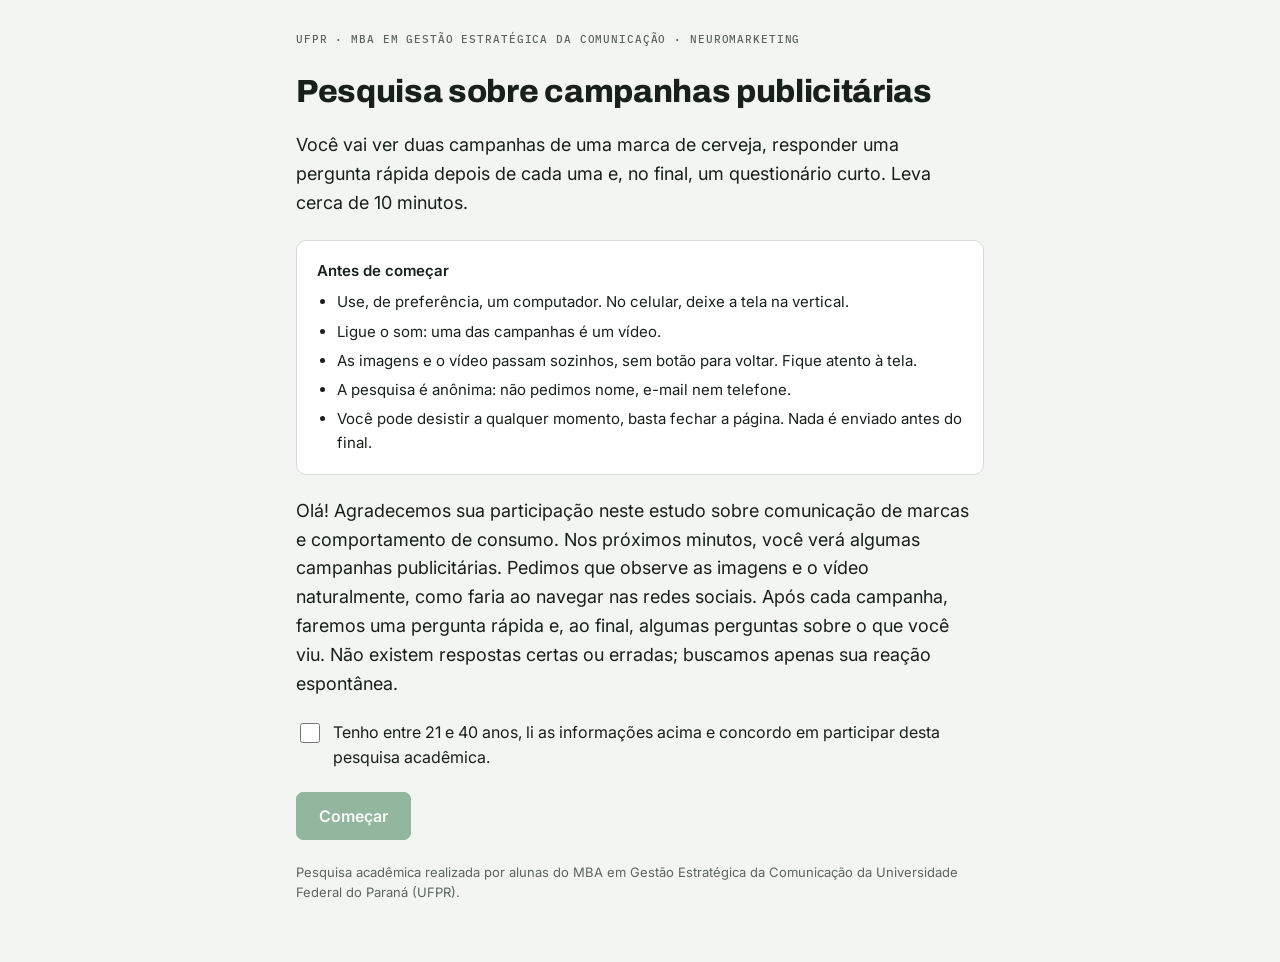
<file: index.html>
<!doctype html>
<html lang="pt-BR">
<head>
<meta charset="utf-8">
<meta name="viewport" content="width=device-width,initial-scale=1,viewport-fit=cover">
<title>Pesquisa sobre campanhas · UFPR</title>
<meta name="robots" content="noindex">
<link rel="preconnect" href="https://fonts.googleapis.com">
<link rel="stylesheet" href="https://fonts.googleapis.com/css2?family=Archivo:wght@500;700;800&family=Inter:wght@400;500;600&family=IBM+Plex+Mono:wght@400;500&display=swap">
<link rel="stylesheet" href="style.css">
</head>
<body>
<main class="sheet" id="welcome">
  <div class="eyebrow">UFPR · MBA em Gestão Estratégica da Comunicação · Neuromarketing</div>
  <h1>Pesquisa sobre campanhas publicitárias</h1>
  <p class="script">Você vai ver duas campanhas de uma marca de cerveja, responder uma pergunta rápida depois de cada uma e, no final, um questionário curto. Leva cerca de 10 minutos.</p>
  <div class="panel" style="gap:10px">
    <h3>Antes de começar</h3>
    <ul style="margin:0;padding-left:20px;display:grid;gap:6px">
      <li>Use, de preferência, um computador. No celular, deixe a tela na vertical.</li>
      <li>Ligue o som: uma das campanhas é um vídeo.</li>
      <li>As imagens e o vídeo passam sozinhos, sem botão para voltar. Fique atento à tela.</li>
      <li>A pesquisa é anônima: não pedimos nome, e-mail nem telefone.</li>
      <li>Você pode desistir a qualquer momento, basta fechar a página. Nada é enviado antes do final.</li>
    </ul>
  </div>
  <p class="script" id="instr"></p>
  <label class="row" for="consent" style="gap:10px;font-size:16px;align-items:flex-start;flex-wrap:nowrap"><input type="checkbox" id="consent" style="width:20px;height:20px;margin-top:3px;flex:none"> <span>Tenho entre 21 e 40 anos, li as informações acima e concordo em participar desta pesquisa acadêmica.</span></label>
  <div id="cfgWarn" class="notice" hidden>Este link ainda não está pronto para receber respostas.</div>
  <div class="row"><button class="primary big" id="startBtn" disabled>Começar</button></div>
  <p class="muted" style="font-size:13px;margin:0">Pesquisa acadêmica realizada por alunas do MBA em Gestão Estratégica da Comunicação da Universidade Federal do Paraná (UFPR).</p>
</main>

<div id="stage" hidden></div>

<script src="config.js"></script>
<script>
var $ = function(s){return document.querySelector(s)};
var esc = function(s){return String(s==null?'':s).replace(/[&<>"']/g,function(c){return {'&':'&amp;','<':'&lt;','>':'&gt;','"':'&quot;',"'":'&#39;'}[c]})};
var params = new URLSearchParams(location.search);
var IS_TEST = params.get('teste') === '1';
var stage = $('#stage');
var run = null;

$('#instr').textContent = INSTRUCTION_SCRIPT;
if (!SCRIPT_URL) $('#cfgWarn').hidden = false;
$('#consent').addEventListener('change', function(e){ $('#startBtn').disabled = !e.target.checked || !SCRIPT_URL; });

function uid(){ try{ return crypto.randomUUID(); }catch(_){ return 'r'+Date.now().toString(36)+Math.random().toString(36).slice(2,10); } }
function mark(step){ run.timeline.push({etapa:step, inicio:new Date().toISOString(), t_ms:Math.round(performance.now()-run.t0)}); }
function wait(ms){ return new Promise(function(r){ run.timer=setTimeout(r,ms); }); }
function show(html, paper){ stage.className = paper ? 'paper' : ''; stage.innerHTML = html; stage.scrollTop = 0; window.scrollTo(0,0); }
function fullscreen(){ try{ var p=document.documentElement.requestFullscreen&&document.documentElement.requestFullscreen(); if(p&&p.catch)p.catch(function(){}); }catch(_){} }
function exitFullscreen(){ try{ if(document.fullscreenElement){ var p=document.exitFullscreen(); if(p&&p.catch)p.catch(function(){}); } }catch(_){} }
function preloadImg(url){ return new Promise(function(res,rej){ var i=new Image(); i.onload=function(){res(i)}; i.onerror=rej; i.src=url; }); }
function preloadVid(url){ return new Promise(function(res,rej){
  var v=document.createElement('video'); v.preload='auto'; v.playsInline=true; v.setAttribute('playsinline',''); v.src=url;
  var t=setTimeout(ok,20000);
  function clean(){ clearTimeout(t); v.removeEventListener('canplaythrough',ok); v.removeEventListener('error',bad); }
  function ok(){ clean(); res(v); } function bad(){ clean(); rej(); }
  v.addEventListener('canplaythrough',ok); v.addEventListener('error',bad); v.load();
}); }

async function pickOrder(){
  try{
    var c = await jsonp({acao:'ordem'});
    if (c && typeof c.AB==='number'){ if(c.AB<c.BA) return 'AB'; if(c.BA<c.AB) return 'BA'; }
  }catch(_){}
  return Math.random()<0.5 ? 'AB' : 'BA';
}

$('#startBtn').addEventListener('click', async function(){
  fullscreen();
  try{ navigator.wakeLock && navigator.wakeLock.request('screen').catch(function(){}); }catch(_){}
  run = {id:uid(), timeline:[], t0:performance.now(), open:{}, media:{}};
  $('#welcome').hidden = true; stage.hidden = false; document.body.style.overflow='hidden';
  show('<div class="sheet"><p class="muted">Carregando as campanhas…</p></div>', true);
  try{
    var orderP = pickOrder();
    for (var k of ['A','B']) run.media[k] = await Promise.all(MEDIA[k].map(function(m){ return m.kind==='video' ? preloadVid(m.url) : preloadImg(m.url); }));
    await Promise.all(COMPARE.A.concat(COMPARE.B).map(preloadImg));
    run.order = await orderP;
  }catch(_){
    show('<div class="sheet"><h2>Não foi possível carregar as campanhas</h2><p class="muted">Verifique sua conexão e recarregue a página.</p><div class="row"><button class="primary" onclick="location.reload()">Recarregar</button></div></div>', true);
    return;
  }
  mark('inicio');
  runSequence();
});

async function cross(name){ show('<div class="cross" aria-hidden="true">+</div>'); mark(name); await wait(CROSS_MS); }

async function playVideo(el){
  el.className='stimvid'; el.controls=false; el.muted=false; el.currentTime=0;
  stage.className=''; stage.replaceChildren(el);
  var ended = new Promise(function(r){ el.onended=r; });
  var played = false;
  try{ await el.play(); played = true; }catch(_){}
  if (!played){
    // Alguns celulares exigem um toque para tocar com som
    await new Promise(function(r){
      var b=document.createElement('button'); b.className='tap'; b.textContent='Toque para assistir ao vídeo (com som)';
      b.onclick=async function(){ b.remove(); try{ await el.play(); }catch(_){ el.muted=true; try{ await el.play(); }catch(__){} } r(); };
      stage.appendChild(b);
    });
  }
  return {ended: ended};
}
async function playStimulus(k){
  var items = MEDIA[k];
  for (var i=0;i<items.length;i++){
    var m=items[i], el=run.media[k][i];
    if (m.kind==='video'){
      var endedP = (await playVideo(el)).ended;
      mark('estimulo_'+k+'_'+(i+1)+'_video'+(el.muted?'_sem_som':''));
      var dur = isFinite(el.duration) ? el.duration : 60;
      await Promise.race([endedP, wait((dur+5)*1000)]); clearTimeout(run.timer);
      el.pause();
    } else {
      el.className='stimimg'; el.alt='';
      stage.className=''; stage.replaceChildren(el);
      mark('estimulo_'+k+'_'+(i+1)+'_imagem');
      await wait(IMG_MS);
    }
  }
  mark('fim_estimulo_'+k);
}
function askOpen(k,pos){
  return new Promise(function(res){
    mark('pergunta_'+k);
    show('<form class="sheet" id="openForm" novalidate>'+
      '<div class="eyebrow">Campanha '+pos+' de 2</div>'+
      '<label class="field" for="openAns" style="font:700 24px/1.3 var(--f-display);gap:14px">'+esc(STIM_QUESTION)+
      '<textarea id="openAns" style="font-size:17px;min-height:160px"></textarea></label>'+
      '<div id="openErr" class="qhint" hidden>Escreva sua resposta para continuar.</div>'+
      '<div class="row"><button class="primary big" type="submit">Continuar</button></div></form>', true);
    $('#openForm').addEventListener('submit', function(e){
      e.preventDefault(); var v=$('#openAns').value.trim();
      if(!v){ $('#openErr').hidden=false; return; }
      run.open[k]=v; fullscreen(); res();
    });
  });
}
function explainCampaigns(){
  return new Promise(function(res){
    exitFullscreen();
    mark('explicacao');
    var ks = run.order.split('');
    show('<div class="sheet">'+
      '<div class="eyebrow">Sobre as campanhas que você viu</div>'+
      '<h2 style="font-size:26px">As campanhas que você viu</h2>'+
      ks.map(function(k){ return '<div class="qcard"><div class="row" style="gap:10px"><span class="tag '+k.toLowerCase()+'">'+k+'</span><h3 style="font-size:18px">'+esc(CAMPAIGN_INFO[k].title)+'</h3></div><p style="margin:0;font-size:17px;line-height:1.6">'+esc(CAMPAIGN_INFO[k].text)+'</p></div>'; }).join('')+
      '<p class="script">A seguir, as duas campanhas aparecem lado a lado por alguns segundos e, depois, vêm as perguntas finais.</p>'+
      '<div class="row"><button class="primary big" id="goC">Ver as campanhas lado a lado</button></div></div>', true);
    $('#goC').onclick=function(){ fullscreen(); res(); };
  });
}
async function compareScreen(){
  var ks = run.order.split('');
  show('<div class="compare">'+ks.map(function(k){ var it=COMPARE[k]; return '<div class="cside"><div class="clabel"><span class="cdot">'+k+'</span>'+esc(LABEL[k])+'</div><div class="cgrid n'+Math.min(it.length,4)+'">'+it.map(function(u){return '<img alt="" src="'+esc(u)+'">'}).join('')+'</div></div>'; }).join('')+'</div>');
  mark('comparativa_'+ks[0]+'_esq_'+ks[1]+'_dir');
  await wait(COMPARE_MS);
  exitFullscreen();
}
async function runSequence(){
  var f=run.order[0], s=run.order[1];
  await cross('cruz_1');
  await playStimulus(f);
  await askOpen(f,1);
  await cross('cruz_2');
  await playStimulus(s);
  await askOpen(s,2);
  await explainCampaigns();
  await compareScreen();
  mark('questionario');
  stepQuestionnaire();
}

function qHtml(q){
  var n='<div class="qn">PERGUNTA '+q.n+' DE '+QS.length+'</div>';
  if(q.type==='likert') return '<div class="qcard" data-q="'+q.id+'">'+n+'<fieldset><legend>'+esc(q.label)+'</legend><div class="likert">'+[1,2,3,4,5].map(function(v){return '<label class="opt"><input type="radio" name="'+q.id+'" value="'+v+'">'+v+'</label>'}).join('')+'</div><div class="anchors"><span>1 · '+LIK[0]+'</span><span>5 · '+LIK[1]+'</span></div></fieldset></div>';
  if(q.type==='choice') return '<div class="qcard" data-q="'+q.id+'">'+n+'<fieldset><legend>'+esc(q.label)+'</legend><div class="choices">'+q.options.map(function(o){return '<label class="opt"><input type="radio" name="'+q.id+'" value="'+esc(o)+'">'+esc(o)+'</label>'}).join('')+'</div></fieldset></div>';
  if(q.type==='number') return '<div class="qcard" data-q="'+q.id+'">'+n+'<label class="field qlabel" for="q_'+q.id+'">'+esc(q.label)+'<input type="number" inputmode="numeric" min="10" max="99" id="q_'+q.id+'" name="'+q.id+'" style="max-width:140px"></label></div>';
  return '<div class="qcard" data-q="'+q.id+'">'+n+'<label class="field qlabel" for="q_'+q.id+'">'+esc(q.label)+'<textarea id="q_'+q.id+'" name="'+q.id+'"></textarea></label></div>';
}
function stepQuestionnaire(){
  var body = QUESTIONS.map(function(q){ return q.section ? '<div class="section-h">'+esc(q.section)+(q.note?'<div style="font:400 13px var(--f-body);text-transform:none;letter-spacing:0;margin-top:6px">'+esc(q.note)+'</div>':'')+'</div>' : qHtml(q); }).join('');
  show('<form class="sheet" id="qform" novalidate><div class="eyebrow">Questionário</div><h2 style="font-size:24px">Algumas perguntas sobre o que você viu</h2>'+body+
    '<div id="qerr" class="notice" hidden></div><div class="row"><button class="primary big" type="submit" id="qsend">Enviar respostas</button></div></form>', true);
  // destaque visual para navegadores sem :has()
  $('#qform').addEventListener('change', function(e){ if(e.target.type==='radio'){ document.querySelectorAll('input[name="'+e.target.name+'"]').forEach(function(i){ i.parentElement.classList.toggle('on', i.checked); }); } });
  $('#qform').addEventListener('submit', function(e){
    e.preventDefault();
    var fd=new FormData(e.target), ans={}, miss=[];
    QS.forEach(function(q){
      var v=fd.get(q.id); v = typeof v==='string' ? v.trim() : null;
      if((q.type==='likert'||q.type==='number')&&v) v=Number(v);
      if(v===''||v==null||(typeof v==='number'&&isNaN(v))){ if(!q.optional) miss.push(q.id); v=null; }
      ans[q.id]=v;
    });
    document.querySelectorAll('.qcard').forEach(function(c){ c.classList.toggle('missing', miss.indexOf(c.dataset.q)>=0); });
    if(miss.length){ var er=$('#qerr'); er.hidden=false; er.textContent='Responda as perguntas destacadas para continuar.'; document.querySelector('.qcard[data-q="'+miss[0]+'"]').scrollIntoView({block:'center'}); return; }
    var reasons=[];
    if(ans.q1_idade<21||ans.q1_idade>40) reasons.push('idade fora de 21 a 40');
    QS.forEach(function(q){ if(q.exclude && ans[q.id]===q.exclude) reasons.push('não consome cerveja'); });
    mark('fim');
    run.doc = {id:run.id, teste:IS_TEST, order:run.order, questionnaire:QUESTIONNAIRE_VERSION, createdAt:new Date().toISOString(),
      excluded:reasons.length>0, exclusionReasons:reasons, timeline:run.timeline, stimulusOpen:{A:run.open.A||null,B:run.open.B||null}, answers:ans,
      device:(/Mobi|Android|iPhone/i.test(navigator.userAgent)?'celular':'computador')+' '+innerWidth+'x'+innerHeight};
    send();
  });
}
async function send(){
  var btn=$('#qsend'), er=$('#qerr');
  btn.disabled=true; btn.textContent='Enviando…'; er.hidden=true;
  var ok=false;
  for (var attempt=0; attempt<2 && !ok; attempt++){
    try{
      await fetch(SCRIPT_URL, {method:'POST', mode:'no-cors', headers:{'Content-Type':'text/plain;charset=utf-8'}, body:JSON.stringify(run.doc)});
    }catch(_){}
    for (var i=0;i<4 && !ok;i++){
      await new Promise(function(r){ setTimeout(r, 1200+i*800); });
      try{ var c = await jsonp({acao:'confirmar', id:run.id}); ok = !!(c&&c.ok); }catch(_){}
    }
  }
  if(!ok){ btn.disabled=false; btn.textContent='Tentar enviar de novo'; er.hidden=false; er.textContent='Suas respostas ainda não foram enviadas. Verifique sua conexão e toque em "Tentar enviar de novo". Não feche esta página.'; return; }
  run.sent = true;
  try{ localStorage.setItem('heineken-pesquisa-respondida', new Date().toISOString()); }catch(_){}
  show('<div class="sheet" style="text-align:center;justify-items:center;padding-top:15vh"><h2 style="font-size:28px">Obrigado pela participação!</h2><p class="muted" style="max-width:46ch">Suas respostas foram enviadas de forma anônima. Você já pode fechar esta página.</p></div>', true);
}
window.addEventListener('beforeunload', function(e){ if(run && !run.sent && run.timeline.length){ e.preventDefault(); e.returnValue=''; } });
</script>
</body>
</html>
</file>
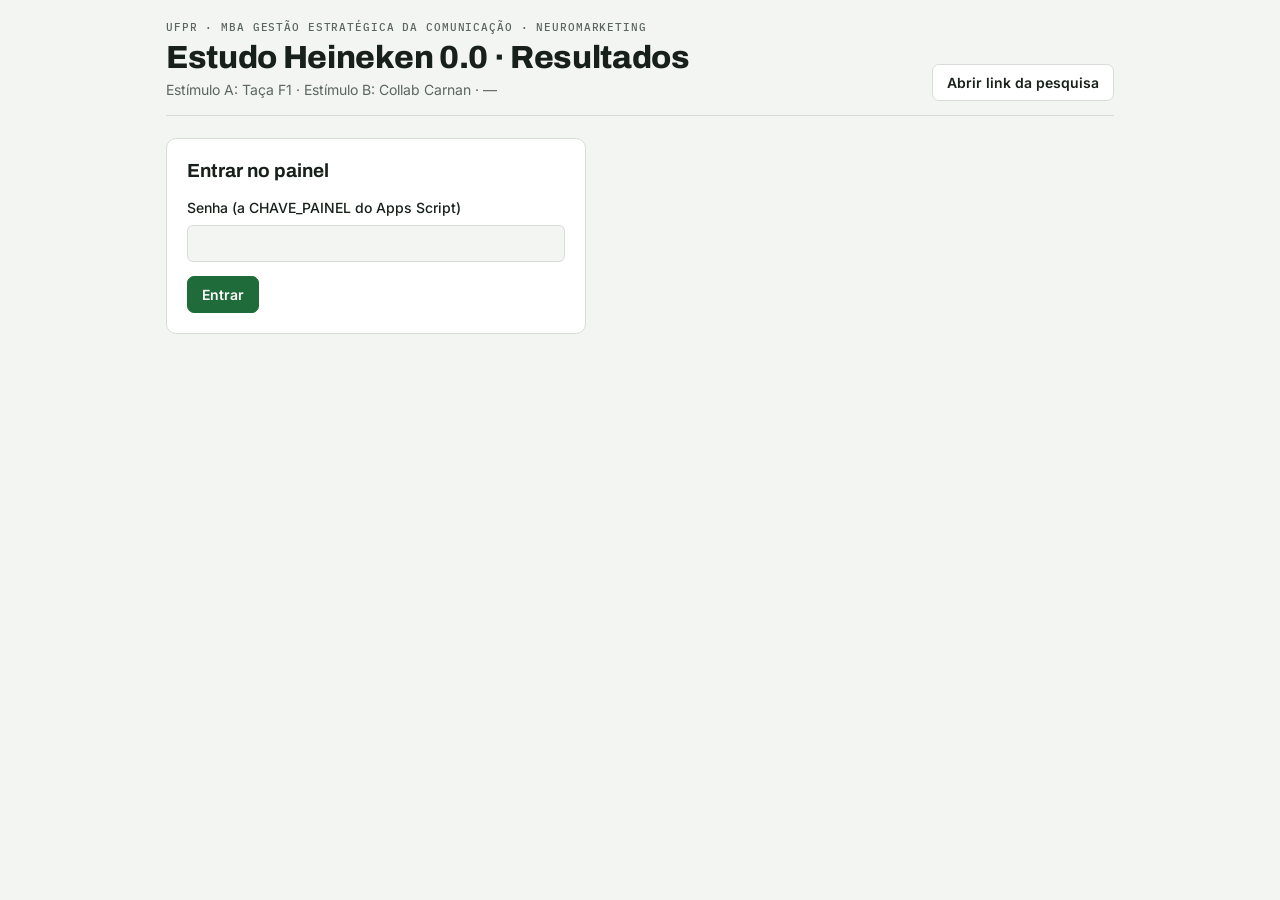
<file: painel.html>
<!doctype html>
<html lang="pt-BR">
<head>
<meta charset="utf-8">
<meta name="viewport" content="width=device-width,initial-scale=1,viewport-fit=cover">
<title>Painel · Estudo Heineken 0.0</title>
<meta name="robots" content="noindex">
<link rel="preconnect" href="https://fonts.googleapis.com">
<link rel="stylesheet" href="https://fonts.googleapis.com/css2?family=Archivo:wght@500;700;800&family=Inter:wght@400;500;600&family=IBM+Plex+Mono:wght@400;500&display=swap">
<link rel="stylesheet" href="style.css">
</head>
<body>
<div class="wrap">
  <header class="top">
    <div>
      <div class="eyebrow">UFPR · MBA Gestão Estratégica da Comunicação · Neuromarketing</div>
      <h1>Estudo Heineken 0.0 · Resultados</h1>
      <div class="muted" style="font-size:14px;margin-top:4px">Estímulo A: Taça F1 · Estímulo B: Collab Carnan · <span id="updated">—</span></div>
    </div>
    <div class="row"><a class="btn" href="./" target="_blank" rel="noopener">Abrir link da pesquisa</a></div>
  </header>

  <form class="panel" id="login" style="margin-top:22px;max-width:420px" hidden>
    <h2>Entrar no painel</h2>
    <label class="field" for="pw">Senha (a CHAVE_PAINEL do Apps Script)<input type="password" id="pw" autocomplete="current-password"></label>
    <div id="loginErr" class="qhint" hidden></div>
    <div class="row"><button class="primary" type="submit">Entrar</button></div>
  </form>

  <div class="view" id="dash" hidden>
    <div class="panel">
      <div class="row" style="justify-content:space-between">
        <h2>Resumo</h2>
        <div class="row">
          <label class="row" for="incPilot" style="gap:6px;font-size:14px"><input type="checkbox" id="incPilot"> Incluir testes</label>
          <label class="row" for="incExcl" style="gap:6px;font-size:14px"><input type="checkbox" id="incExcl"> Incluir excluídos</label>
          <button id="reload" type="button">Atualizar</button>
          <button id="csvBtn" type="button">Baixar CSV</button>
        </div>
      </div>
      <div class="stats" id="stats"></div>
    </div>
    <div class="panel" id="qResults"></div>
    <div class="panel">
      <h2>Participantes</h2>
      <div class="ptable" id="ptable"></div>
      <p class="muted" style="margin:0;font-size:13px">Para apagar uma resposta, exclua a linha dela na planilha do Google Sheets.</p>
    </div>
  </div>
</div>
<script src="config.js"></script>
<script>
var $=function(s){return document.querySelector(s)};
var esc=function(s){return String(s==null?'':s).replace(/[&<>"']/g,function(c){return {'&':'&amp;','<':'&lt;','>':'&gt;','"':'&quot;',"'":'&#39;'}[c]})};
var KEY='heineken-painel-senha', responses=[], pw='';
try{ pw=localStorage.getItem(KEY)||''; }catch(_){}

async function load(first){
  try{
    var d=await jsonp({acao:'respostas', chave:pw});
    if(d.erro==='senha'){ showLogin('Senha incorreta.'); return; }
    responses=(d.respostas||[]).filter(function(r){return r&&r.id});
    try{ localStorage.setItem(KEY,pw); }catch(_){}
    $('#login').hidden=true; $('#dash').hidden=false;
    $('#updated').textContent='atualizado às '+new Date().toLocaleTimeString('pt-BR',{hour:'2-digit',minute:'2-digit'});
    render();
  }catch(e){
    if(first||$('#dash').hidden) showLogin(SCRIPT_URL?'Não foi possível conectar à planilha. Tente de novo.':'Falta configurar a SCRIPT_URL em config.js.');
  }
}
function showLogin(msg){ $('#dash').hidden=true; $('#login').hidden=false; var e=$('#loginErr'); e.hidden=!msg; e.textContent=msg||''; }
$('#login').addEventListener('submit',function(e){ e.preventDefault(); pw=$('#pw').value; load(true); });
$('#reload').addEventListener('click',function(){ load(); });
['#incPilot','#incExcl'].forEach(function(s){ $(s).addEventListener('change',render); });
setInterval(function(){ if(!$('#dash').hidden && document.visibilityState==='visible') load(); }, 60000);
if(pw) load(true); else showLogin('');

var mean=function(a){return a.length?a.reduce(function(s,x){return s+x},0)/a.length:null};
var fmt=function(x){return x==null?'—':x.toFixed(2).replace('.',',')};
function sample(){ var ip=$('#incPilot').checked, ie=$('#incExcl').checked; return responses.filter(function(r){return (ip||!r.teste)&&(ie||!r.excluded)}); }
function bar(label,n,total,cls){ var p=total?n/total*100:0; return '<div class="bar"><span>'+esc(label)+'</span><div class="track"><div class="fill '+(cls||'')+'" style="width:'+p+'%"></div></div><span class="num">'+n+'</span></div>'; }
function nums(rs,id){ return rs.map(function(r){return r.answers&&r.answers[id]}).filter(function(x){return typeof x==='number'}); }
function likertBlock(rs,q){
  var v=nums(rs,q.id), cls=(q.group||'').toLowerCase();
  return '<div class="q-res"><h3>'+q.n+'. '+esc(q.label)+'</h3><div class="means"><span>média <b class="mono">'+fmt(mean(v))+'</b> <span class="muted">(n='+v.length+')</span></span></div><div class="bars">'+
    [1,2,3,4,5].map(function(k){return bar(k+(k===1?' · '+LIK[0]:k===5?' · '+LIK[1]:''),v.filter(function(x){return x===k}).length,v.length,cls)}).join('')+'</div></div>';
}
function groupMean(rs,g){ return mean(rs.map(function(r){ return mean(QS.filter(function(q){return q.group===g}).map(function(q){return r.answers&&r.answers[q.id]}).filter(function(x){return typeof x==='number'})); }).filter(function(x){return x!=null})); }
function choiceTag(r){ var c=r.answers&&r.answers.q11_escolha; return c?(c.indexOf('Campanha A')===0?'escolheu A':'escolheu B'):''; }
function render(){
  var rs=sample(), ab=rs.filter(function(r){return r.order==='AB'}).length;
  $('#stats').innerHTML=[[rs.length,'respostas no filtro · meta 30'],[ab,'ordem A → B'],[rs.length-ab,'ordem B → A'],[fmt(groupMean(rs,'A')),'média Anúncio A (Q5 a Q7)'],[fmt(groupMean(rs,'B')),'média Anúncio B (Q8 a Q10)']]
    .map(function(x){return '<div class="stat"><div class="v">'+x[0]+'</div><div class="l">'+esc(x[1])+'</div></div>'}).join('');
  if(!rs.length){ $('#qResults').innerHTML='<div class="empty">Nenhuma resposta ainda. Assim que alguém concluir a pesquisa pelo link, os resultados aparecem aqui.</div>'; $('#ptable').innerHTML=''; return; }
  var q11=QS.filter(function(q){return q.id==='q11_escolha'})[0];
  var html='<div class="res-group"><h2>Pergunta após cada estímulo</h2><p class="muted" style="margin:0 0 6px;font-size:14px">“'+esc(STIM_QUESTION)+'”</p><div class="grid2">'+
    ['A','B'].map(function(k){ var v=rs.filter(function(r){return r.stimulusOpen&&r.stimulusOpen[k]}); return '<div class="stim"><h3><span class="tag '+k.toLowerCase()+'">'+k+'</span> '+LABEL[k]+' <span class="muted" style="font-weight:400">('+v.length+')</span></h3><div class="answers">'+
      (v.map(function(r){return '<blockquote class="'+k.toLowerCase()+'"><cite>'+esc(r.code)+' · viu '+(r.order[0]===k?'1º':'2º')+' · '+choiceTag(r)+'</cite>'+esc(r.stimulusOpen[k])+'</blockquote>'}).join('')||'<span class="muted">Sem respostas.</span>')+'</div></div>'; }).join('')+'</div></div>';
  var tot11=rs.filter(function(r){return r.answers&&r.answers.q11_escolha}).length;
  html+='<div class="res-group"><h2>Escolha da campanha (Q11)</h2><div class="bars">'+q11.options.map(function(o,i){return bar(o,rs.filter(function(r){return r.answers&&r.answers.q11_escolha===o}).length,tot11,i?'b':'a')}).join('')+'</div></div>';
  html+='<div class="res-group"><h2><span class="tag a">A</span> Anúncio A · Taça F1</h2>'+QS.filter(function(q){return q.group==='A'}).map(function(q){return likertBlock(rs,q)}).join('')+'</div>';
  html+='<div class="res-group"><h2><span class="tag b">B</span> Anúncio B · Collab Carnan</h2>'+QS.filter(function(q){return q.group==='B'}).map(function(q){return likertBlock(rs,q)}).join('')+'</div>';
  var ages=nums(rs,'q1_idade');
  var bands=[['21 a 25',21,25],['26 a 30',26,30],['31 a 35',31,35],['36 a 40',36,40]].map(function(b){return bar(b[0],ages.filter(function(x){return x>=b[1]&&x<=b[2]}).length,ages.length)});
  if(ages.some(function(x){return x<21||x>40})) bands.push(bar('fora de 21 a 40',ages.filter(function(x){return x<21||x>40}).length,ages.length));
  html+='<div class="res-group"><h2>Perfil</h2><div class="q-res"><h3>1. Idade</h3><div class="means"><span>média <b class="mono">'+fmt(mean(ages))+'</b></span><span>mín. <b class="mono">'+(ages.length?Math.min.apply(null,ages):'—')+'</b></span><span>máx. <b class="mono">'+(ages.length?Math.max.apply(null,ages):'—')+'</b></span></div><div class="bars">'+bands.join('')+'</div></div>'+
    QS.filter(function(q){return q.type==='choice'&&q.id!=='q11_escolha'}).map(function(q){ var v=rs.map(function(r){return r.answers&&r.answers[q.id]}).filter(Boolean); return '<div class="q-res"><h3>'+q.n+'. '+esc(q.label)+'</h3><div class="bars">'+q.options.map(function(o){return bar(o,v.filter(function(x){return x===o}).length,v.length)}).join('')+'</div></div>'; }).join('')+'</div>';
  var v12=rs.filter(function(r){return r.answers&&r.answers.q12_aberta});
  html+='<div class="res-group"><h2>Pergunta aberta (Q12) <span class="muted" style="font-weight:400;font-size:15px">('+v12.length+')</span></h2><div class="answers">'+
    (v12.map(function(r){return '<blockquote><cite>'+esc(r.code)+' · '+(r.order==='AB'?'A→B':'B→A')+' · '+choiceTag(r)+'</cite>'+esc(r.answers.q12_aberta)+'</blockquote>'}).join('')||'<span class="muted">Sem respostas.</span>')+'</div></div>';
  $('#qResults').innerHTML=html;
  $('#ptable').innerHTML='<table><thead><tr><th>Código</th><th>Ordem</th><th>Recebida</th><th>Aparelho</th><th>Situação</th></tr></thead><tbody>'+
    rs.slice().sort(function(a,b){return (a.receivedAt||'')<(b.receivedAt||'')?-1:1}).map(function(r){
      return '<tr><td class="mono">'+esc(r.code)+'</td><td>'+(r.order==='AB'?'A → B':'B → A')+'</td><td class="mono">'+esc(r.receivedAt?new Date(r.receivedAt).toLocaleString('pt-BR'):'')+'</td><td>'+esc(r.device||'')+'</td><td>'+
        (r.teste?'<span class="tag p">teste</span> ':'')+(r.excluded?'<span class="tag x">excluído: '+esc((r.exclusionReasons||[]).join(', '))+'</span>':(r.teste?'':'válida'))+'</td></tr>';
    }).join('')+'</tbody></table>';
}
function csvCell(v){ v=v==null?'':String(v); return /[";\n\r]/.test(v)?'"'+v.replace(/"/g,'""')+'"':v; }
$('#csvBtn').addEventListener('click',function(){
  var rs=sample(); if(!rs.length) return;
  var head=['codigo','teste','excluido','motivo_exclusao','ordem','recebida','aparelho','atencao_A','atencao_B'].concat(QS.map(function(q){return q.id}));
  var rows=rs.map(function(r){ return [r.code,r.teste?'sim':'nao',r.excluded?'sim':'nao',(r.exclusionReasons||[]).join(', '),r.order==='AB'?'A>B':'B>A',r.receivedAt,r.device,r.stimulusOpen&&r.stimulusOpen.A,r.stimulusOpen&&r.stimulusOpen.B]
    .concat(QS.map(function(q){return r.answers&&r.answers[q.id]})).map(csvCell).join(';'); });
  var blob=new Blob(['﻿'+head.join(';')+'\n'+rows.join('\n')],{type:'text/csv;charset=utf-8'});
  var a=document.createElement('a'); a.href=URL.createObjectURL(blob); a.download='respostas-heineken-zero.csv'; document.body.appendChild(a); a.click(); a.remove();
});
</script>
</body>
</html>
</file>
<file: style.css>
/* Layout: one working column; the experiment runs in a fixed full-viewport stage on lab grey. */
:root{
  --bg:#f3f5f2; --surface:#ffffff; --ink:#17201a; --muted:#5b665e; --line:#d7ddd6;
  --accent:#1f6b3a; --accent-ink:#ffffff; --accent-soft:#e2efe6;
  --a:#b5452f; --b:#2c5b9e; --warn:#9a6a00; --warn-soft:#fbf1d9;
  --stage:#7f7f7f;
  --f-display:"Archivo","Helvetica Neue",Arial,sans-serif;
  --f-body:"Inter",system-ui,-apple-system,"Segoe UI",sans-serif;
  --f-mono:"IBM Plex Mono",ui-monospace,Menlo,Consolas,monospace;
  color-scheme:light;
}
@media (prefers-color-scheme: dark){:root{
  --bg:#111613; --surface:#18201b; --ink:#e6ece7; --muted:#9aa69d; --line:#2c3730;
  --accent:#5cbf7d; --accent-ink:#0b130e; --accent-soft:#1d3125;
  --a:#e57b62; --b:#7ea6e6; --warn:#e2b44d; --warn-soft:#2e2614; color-scheme:dark}}
*{box-sizing:border-box}
html,body{margin:0}
body{background:var(--bg);color:var(--ink);font:15px/1.55 var(--f-body)}
img{max-width:100%}
[hidden]{display:none!important}
.wrap{max-width:980px;margin:0 auto;padding-block:20px 60px;padding-left:max(16px,env(safe-area-inset-left,0px));padding-right:max(16px,env(safe-area-inset-right,0px))}
header.top{display:flex;flex-wrap:wrap;gap:12px 24px;align-items:flex-end;justify-content:space-between;border-bottom:1px solid var(--line);padding-bottom:14px}
.eyebrow{font:500 11px/1.3 var(--f-mono);letter-spacing:.08em;text-transform:uppercase;color:var(--muted)}
h1{font:800 clamp(24px,4vw,32px)/1.1 var(--f-display);margin:6px 0 0;text-wrap:balance;letter-spacing:-.01em}
h2{font:700 19px/1.25 var(--f-display);margin:0;text-wrap:balance}
h3{font:600 15px/1.3 var(--f-body);margin:0}
a{color:var(--accent)}
button:focus-visible,input:focus-visible,textarea:focus-visible,label.opt:focus-within{outline:2px solid var(--accent);outline-offset:2px}
.view{display:grid;gap:20px;margin-top:22px}
.panel{background:var(--surface);border:1px solid var(--line);border-radius:10px;padding:20px;display:grid;gap:14px;min-width:0}
.row{display:flex;flex-wrap:wrap;gap:12px;align-items:center}
.grid2{display:grid;grid-template-columns:repeat(auto-fit,minmax(260px,1fr));gap:20px}
.muted{color:var(--muted)}
.mono{font-family:var(--f-mono);font-variant-numeric:tabular-nums}
.notice{background:var(--warn-soft);color:var(--ink);border:1px solid var(--warn);border-radius:8px;padding:12px 14px;font-size:14px}
button,.btn{font:600 14px var(--f-body);border:1px solid var(--line);background:var(--surface);color:var(--ink);padding:9px 14px;border-radius:7px;cursor:pointer;display:inline-block;text-decoration:none}
button.primary,.btn.primary{background:var(--accent);border-color:var(--accent);color:var(--accent-ink)}
button.big{font-size:16px;padding:13px 22px}
button:disabled{opacity:.45;cursor:not-allowed}
label.field{display:grid;gap:6px;font-weight:500;font-size:14px}
input[type=text],input[type=password],input[type=number],textarea{font:15px var(--f-body);padding:8px 10px;border:1px solid var(--line);border-radius:6px;background:var(--bg);color:var(--ink);width:100%}
textarea{min-height:110px;resize:vertical}
.tag{display:inline-block;font:500 12px/1 var(--f-mono);padding:5px 8px;border-radius:999px;border:1px solid currentColor;white-space:nowrap}
.tag.a{color:var(--a)} .tag.b{color:var(--b)} .tag.p{color:var(--warn)} .tag.x{color:var(--muted)}
.toast{position:fixed;left:50%;transform:translateX(-50%);bottom:calc(20px + env(safe-area-inset-bottom,0px));background:var(--ink);color:var(--bg);padding:10px 16px;border-radius:8px;font-size:14px;z-index:80;max-width:calc(100vw - 32px)}

/* participant sheet */
.sheet{width:100%;max-width:720px;margin:0 auto;padding-block:32px 60px;padding-left:max(16px,env(safe-area-inset-left,0px));padding-right:max(16px,env(safe-area-inset-right,0px));display:grid;gap:22px}
.sheet .script{font-size:18px;line-height:1.6;max-width:62ch;margin:0}
.sheet .section-h{font:700 13px var(--f-mono);letter-spacing:.06em;text-transform:uppercase;color:var(--muted);padding-top:10px;border-top:1px solid var(--line)}
.qcard{display:grid;gap:10px;background:var(--surface);border:1px solid var(--line);border-radius:10px;padding:18px}
.qcard .qn{font:500 11px var(--f-mono);color:var(--muted);letter-spacing:.06em}
.qcard legend,.qcard .qlabel{font:600 16px/1.35 var(--f-body);padding:0}
.qcard fieldset{border:0;margin:0;padding:0;display:grid;gap:10px;min-width:0}
.likert{display:grid;grid-template-columns:repeat(5,1fr);gap:6px}
.likert label.opt{display:grid;place-items:center;padding:12px 4px;border:1px solid var(--line);border-radius:8px;cursor:pointer;font:600 18px var(--f-mono);position:relative}
.likert input,.choices input{position:absolute;opacity:0;pointer-events:none}
.likert label.opt:has(input:checked),.choices label.opt:has(input:checked){border-color:var(--accent);background:var(--accent-soft);color:var(--accent)}
.likert label.opt.on,.choices label.opt.on{border-color:var(--accent);background:var(--accent-soft);color:var(--accent)}
.choices{display:grid;gap:6px}
.choices label.opt{display:block;padding:10px 12px;border:1px solid var(--line);border-radius:8px;cursor:pointer;position:relative}
.anchors{display:flex;justify-content:space-between;gap:12px;font-size:12px;color:var(--muted)}
.qcard.missing{border-color:var(--a)}
.qhint{font-size:13px;color:var(--a)}

/* stage: deliberate single look, lab neutral grey */
#stage{position:fixed;inset:0;z-index:50;background:var(--stage);color:#111;display:grid;place-items:center;overflow:auto}
#stage.paper{background:var(--bg);color:var(--ink);place-items:start center}
#stage .cross{font:300 64px/1 var(--f-body);color:#111;user-select:none}
#stage .stimimg{max-width:100vw;max-height:100vh;max-height:100dvh;width:auto;height:auto;object-fit:contain;display:block}
#stage .stimvid{max-width:100vw;height:100vh;height:100dvh;object-fit:contain;display:block;background:#000}
#stage .compare{display:flex;gap:2vw;width:100vw;height:100vh;height:100dvh;padding:2.5vh 2vw}
#stage .cside{flex:1 1 0;min-width:0;display:flex;flex-direction:column;gap:1.2vh}
#stage .clabel{display:flex;align-items:center;gap:10px;font:700 clamp(14px,1.6vw,22px)/1 var(--f-display);color:#111}
#stage .cdot{display:inline-grid;place-items:center;width:1.7em;height:1.7em;border-radius:50%;background:#111;color:#fff;font:600 .8em var(--f-mono)}
#stage .cgrid{flex:1;min-height:0;display:grid;gap:1vw}
#stage .cgrid.n2{grid-template-rows:1fr 1fr}
#stage .cgrid.n3,#stage .cgrid.n4{grid-template-columns:1fr 1fr;grid-template-rows:1fr 1fr}
#stage .cgrid img{width:100%;height:100%;min-height:0;object-fit:contain}
#stage .tap{position:fixed;inset:0;display:grid;place-items:center;background:rgba(0,0,0,.55);color:#fff;font:600 18px var(--f-body);border:0;border-radius:0;width:100%}
@media (max-width:640px){#stage .compare{flex-direction:column}}

/* results */
.stats{display:flex;flex-wrap:wrap;gap:28px}
.stat .v{font:800 30px/1 var(--f-display);font-variant-numeric:tabular-nums}
.stat .l{font-size:13px;color:var(--muted);margin-top:4px}
.res-group{display:grid;gap:4px}
.res-group > h2{margin-bottom:6px}
.q-res{display:grid;gap:10px;padding-block:14px;border-top:1px solid var(--line)}
.bars{display:grid;gap:6px}
.bar{display:grid;grid-template-columns:minmax(90px,220px) 1fr 3.5em;gap:10px;align-items:center;font-size:13px}
.bar .track{height:14px;background:var(--bg);border-radius:3px;overflow:hidden}
.bar .fill{height:100%;background:var(--accent);border-radius:3px}
.bar .fill.a{background:var(--a)} .bar .fill.b{background:var(--b)}
.bar .num{font-family:var(--f-mono);font-variant-numeric:tabular-nums;text-align:right;color:var(--muted)}
.means{display:flex;gap:18px;flex-wrap:wrap;font-size:14px}
.answers{display:grid;gap:8px;max-height:340px;overflow:auto}
.answers blockquote{margin:0;padding:8px 12px;border-left:3px solid var(--line);background:var(--bg);border-radius:0 6px 6px 0;font-size:14px}
.answers blockquote.a{border-left-color:var(--a)} .answers blockquote.b{border-left-color:var(--b)}
.answers cite{display:block;font:500 11px var(--f-mono);color:var(--muted);font-style:normal;margin-bottom:2px}
.ptable{overflow-x:auto}
.ptable table{border-collapse:collapse;width:100%;min-width:620px;font-size:13px}
.ptable th,.ptable td{padding:7px 8px;border-bottom:1px solid var(--line);text-align:left}
.ptable th{font:500 11px var(--f-mono);text-transform:uppercase;color:var(--muted)}
.empty{padding:28px;text-align:center;color:var(--muted);border:1px dashed var(--line);border-radius:10px}
.stim{display:grid;gap:12px;min-width:0;align-content:start}
@media (prefers-reduced-motion: reduce){*{transition:none!important;animation:none!important}}
</file>
